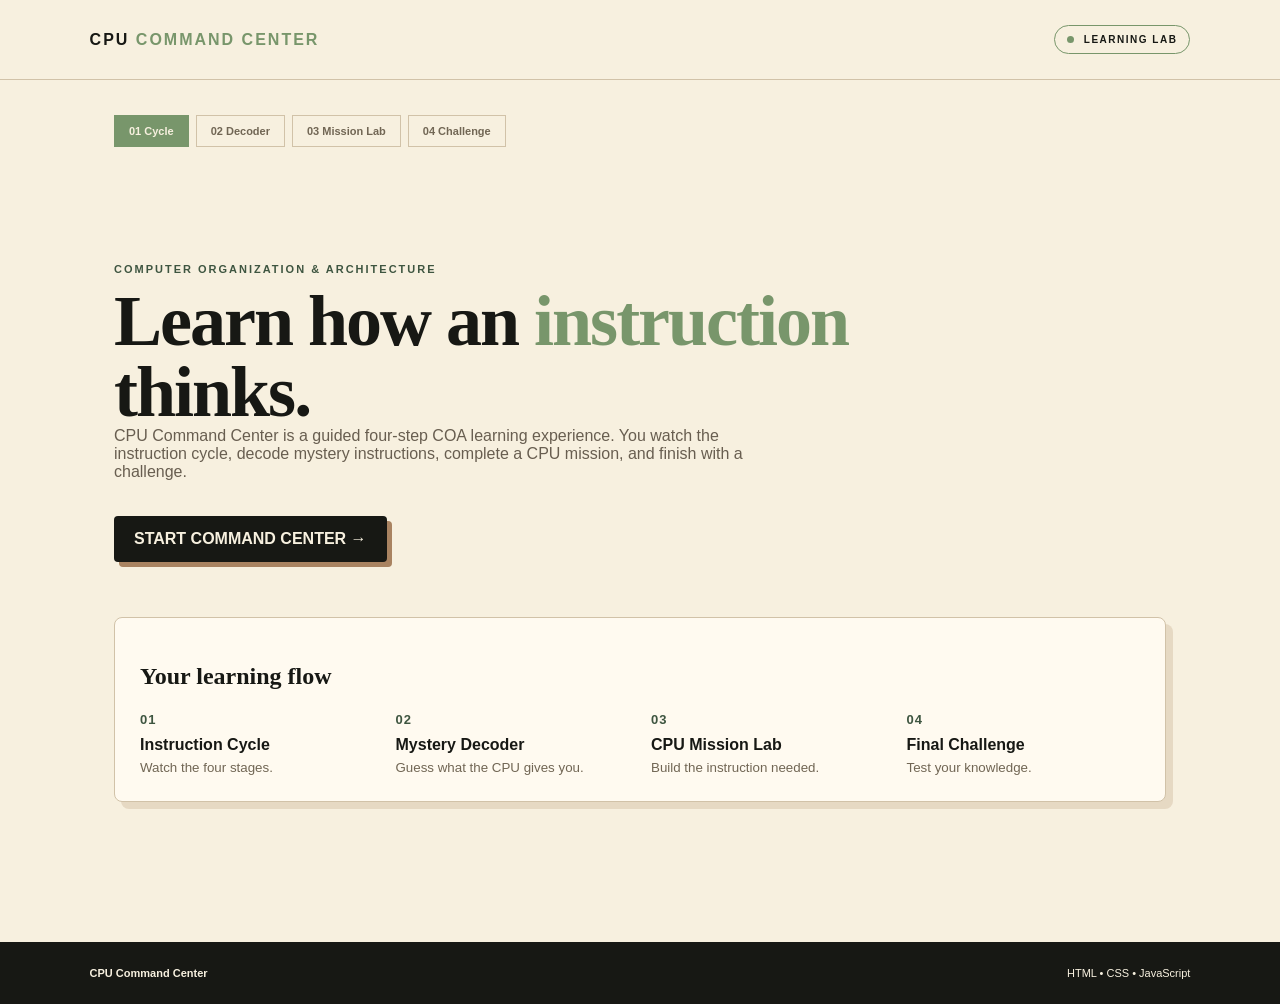
<file: index.html>
<!DOCTYPE html>
<html><head><meta charset="UTF-8"><meta name="viewport" content="width=device-width,initial-scale=1.0">
<title>CPU Command Center</title><link rel="stylesheet" href="style.css"></head>
<body>
<header class="top"><div class="brand">CPU <span>COMMAND CENTER</span></div><div class="status"><i></i> LEARNING LAB</div></header>
<main class="wrap">
<div class="progress"><a class="active">01 Cycle</a><a>02 Decoder</a><a>03 Mission Lab</a><a>04 Challenge</a></div>
<section style="padding:60px 0">
<p style="letter-spacing:2px;font-size:11px;font-weight:bold;color:#3e5540">COMPUTER ORGANIZATION & ARCHITECTURE</p>
<h1 class="hero-title">Learn how an <em>instruction</em> thinks.</h1>
<p class="lead">CPU Command Center is a guided four-step COA learning experience. You watch the instruction cycle, decode mystery instructions, complete a CPU mission, and finish with a challenge.</p>
<a class="primary" href="cycle.html">START COMMAND CENTER →</a>
<div class="card" style="margin-top:55px">
<h2 style="font-family:Georgia,serif">Your learning flow</h2>
<div class="flow-grid">
<div><b>01</b><p>Instruction Cycle</p><small>Watch the four stages.</small></div>
<div><b>02</b><p>Mystery Decoder</p><small>Guess what the CPU gives you.</small></div>
<div><b>03</b><p>CPU Mission Lab</p><small>Build the instruction needed.</small></div>
<div><b>04</b><p>Final Challenge</p><small>Test your knowledge.</small></div>
</div></div>
</section>
</main><footer><strong>CPU Command Center</strong><span>HTML • CSS • JavaScript</span></footer>
</body></html>
</file>
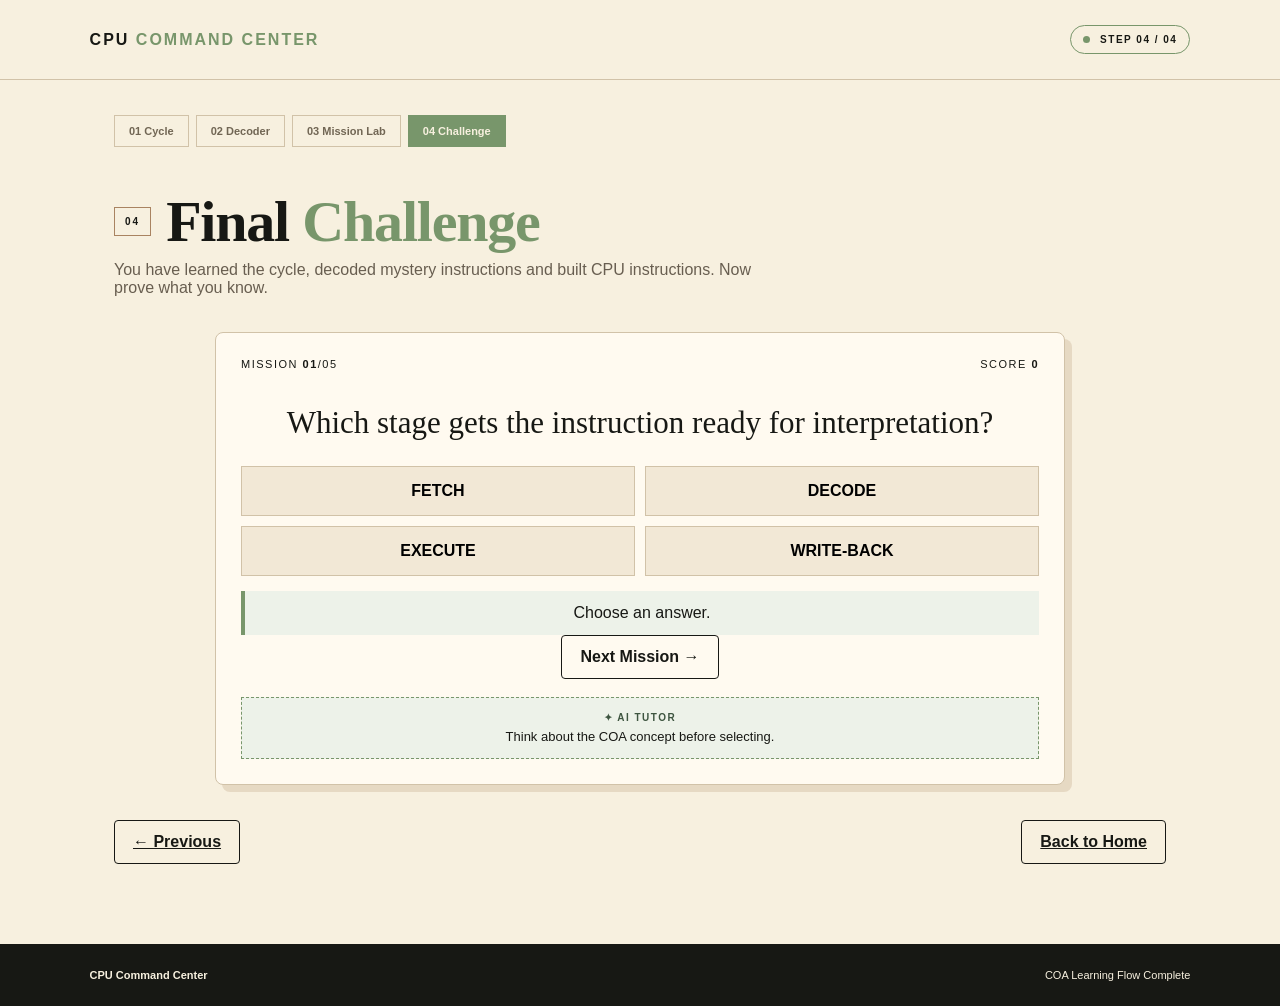
<file: challenge.html>
<!DOCTYPE html>
<html><head><meta charset="UTF-8"><meta name="viewport" content="width=device-width,initial-scale=1.0"><title>04 • Final Challenge</title><link rel="stylesheet" href="style.css"></head>
<body><header class="top"><div class="brand">CPU <span>COMMAND CENTER</span></div><div class="status"><i></i> STEP 04 / 04</div></header>
<main class="wrap">
<nav class="progress"><a href="cycle.html">01 Cycle</a><a href="decoder.html">02 Decoder</a><a href="mission.html">03 Mission Lab</a><a class="active" href="challenge.html">04 Challenge</a></nav>
<div class="page-title"><span class="num">04</span><h1>Final <em>Challenge</em></h1></div>
<p class="lead">You have learned the cycle, decoded mystery instructions and built CPU instructions. Now prove what you know.</p>
<div class="card challenge">
<div class="score"><span>MISSION <b id="qn">01</b>/05</span><span>SCORE <b id="score">0</b></span></div>
<div class="question" id="q"></div><div class="answers" id="answers"></div>
<div class="feedback" id="fb">Choose an answer.</div>
<button class="ghost" onclick="nextQ()">Next Mission →</button>
<div class="ai"><b>✦ AI TUTOR</b><span id="hint">Take your time. Think about the role of each stage.</span></div>
</div>
<div class="finish card" id="finish" style="display:none"><h2>Command Center Complete.</h2><p id="final"></p><a class="primary" href="cycle.html">Restart Learning Flow ↻</a></div>
<div class="nav-buttons"><a class="ghost" href="mission.html">← Previous</a><a class="ghost right" href="index.html">Back to Home</a></div>
</main><footer><strong>CPU Command Center</strong><span>COA Learning Flow Complete</span></footer>
<script>
const qs=[
["Which stage gets the instruction ready for interpretation? ",["FETCH","DECODE","EXECUTE","WRITE-BACK"],1,"DECODE interprets the instruction and identifies its operation and operands."],
["Which part identifies the operation such as ADD or SUB?",["Operand","Opcode","Register","Clock"],1,"The opcode tells the CPU which operation to perform."],
["ADD R1, R2, R3 is represented as which format in this project?",["R-Type","I-Type","Memory-only","Address-only"],0,"Three register fields make this an R-Type instruction here."],
["Which instruction type is mainly used for moving data?",["Arithmetic","Logical","Data Transfer","Control"],2,"LOAD and STORE are data-transfer instructions."],
["What is the correct instruction-cycle order?",["Decode → Fetch → Execute → Write-Back","Fetch → Decode → Execute → Write-Back","Execute → Fetch → Decode → Write-Back","Fetch → Execute → Decode → Write-Back"],1,"The standard learning flow here is Fetch, Decode, Execute, then Write-Back."]
];let i=0,s=0,done=false;
function render(){let x=qs[i];document.getElementById("qn").textContent=String(i+1).padStart(2,"0");document.getElementById("q").textContent=x[0];document.getElementById("fb").textContent="Choose an answer.";document.getElementById("hint").textContent="Think about the COA concept before selecting.";document.getElementById("answers").innerHTML=x[1].map((a,n)=>`<button class="answer" onclick="answer(${n})">${a}</button>`).join("")}
function answer(n){if(done)return;let x=qs[i],bs=document.querySelectorAll(".answer");if(n===x[2]){s++;bs[n].classList.add("correct");document.getElementById("fb").textContent="✓ Correct! "+x[3]}else{bs[n].classList.add("wrong");bs[x[2]].classList.add("correct");document.getElementById("fb").textContent="Not quite. "+x[3]}document.getElementById("score").textContent=s*20;done=true}
function nextQ(){if(!done)return;if(i<qs.length-1){i++;done=false;render()}else{document.querySelector(".challenge").style.display="none";document.getElementById("finish").style.display="block";document.getElementById("final").textContent=`You scored ${s*20}/100. The Command Center flow is complete.`}}
render();
</script></body></html>
</file>
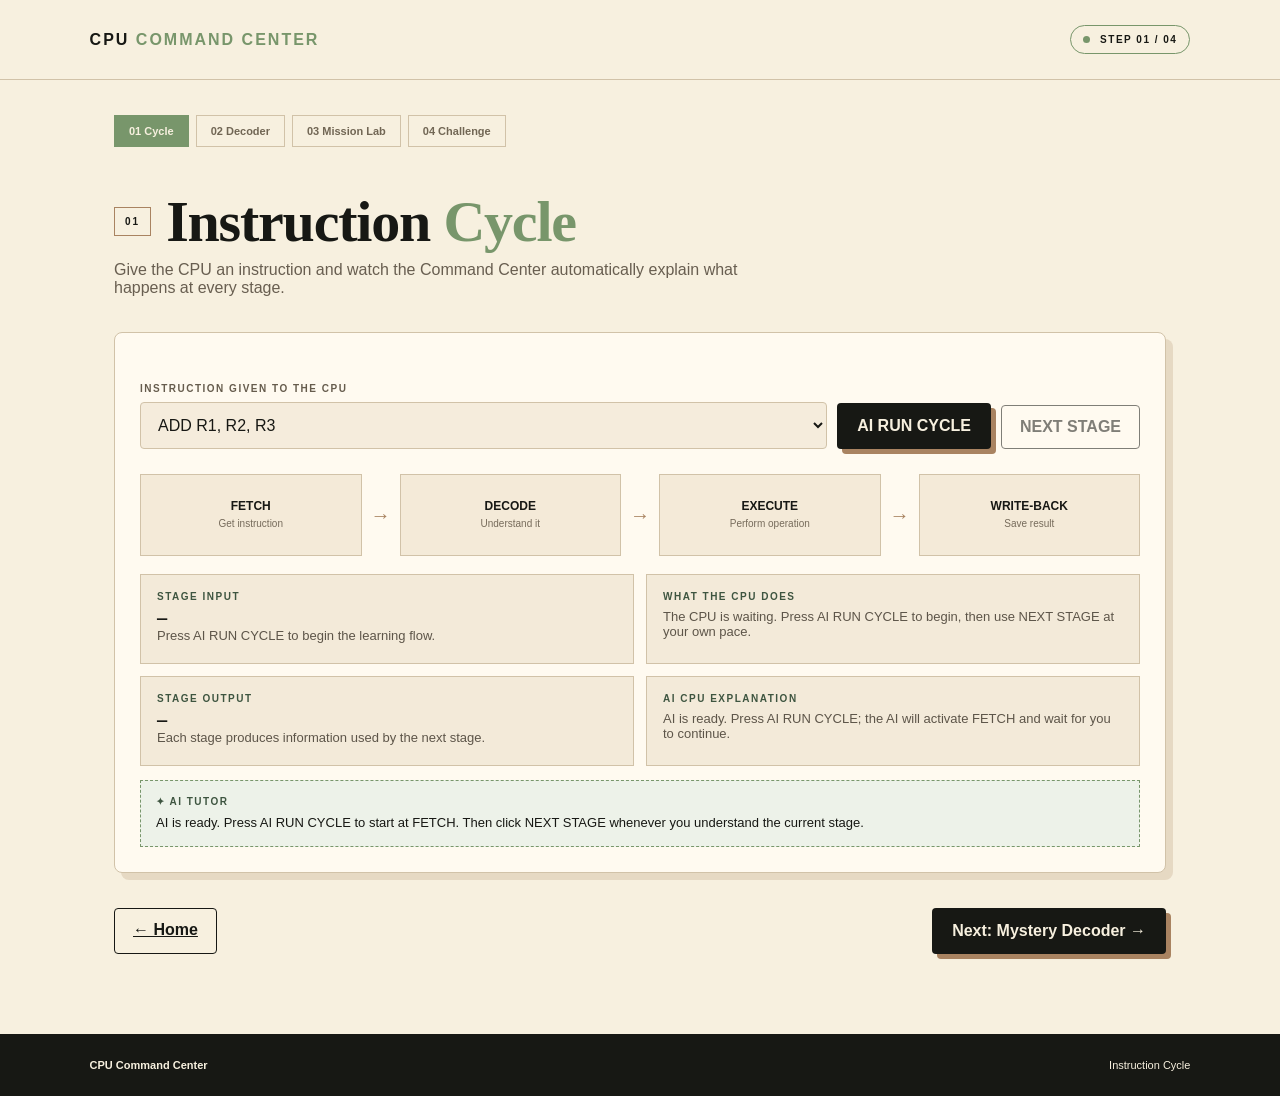
<file: cycle.html>
<!DOCTYPE html>
<html><head><meta charset="UTF-8"><meta name="viewport" content="width=device-width,initial-scale=1.0">
<title>01 • Instruction Cycle</title><link rel="stylesheet" href="style.css"></head>
<body>
<header class="top"><div class="brand">CPU <span>COMMAND CENTER</span></div><div class="status"><i></i> STEP 01 / 04</div></header>
<main class="wrap">
<nav class="progress"><a class="active" href="cycle.html">01 Cycle</a><a href="decoder.html">02 Decoder</a><a href="mission.html">03 Mission Lab</a><a href="challenge.html">04 Challenge</a></nav>

<div class="page-title"><span class="num">01</span><h1>Instruction <em>Cycle</em></h1></div>
<p class="lead">Give the CPU an instruction and watch the Command Center automatically explain what happens at every stage.</p>

<div class="card">
  <div class="cycle-tools">
    <div>
      <label>Instruction given to the CPU</label>
      <select id="inst" onchange="resetCycle()">
        <option>ADD R1, R2, R3</option>
        <option>SUB R1, R2, R3</option>
        <option>AND R1, R2, R3</option>
        <option>OR R1, R2, R3</option>
        <option>LOAD R1, [100]</option>
        <option>STORE R1, [100]</option>
      </select>
    </div>
    <button class="primary" onclick="run()">AI RUN CYCLE</button>
    <button class="ghost" id="nextBtn" onclick="next()">NEXT STAGE</button>
  </div>

  <div class="stage-line" style="margin-top:25px">
    <button class="stage" id="s0" onclick="jumpTo(0)"><b>FETCH</b><small>Get instruction</small></button>
    <div class="arrow">→</div>
    <button class="stage" id="s1" onclick="jumpTo(1)"><b>DECODE</b><small>Understand it</small></button>
    <div class="arrow">→</div>
    <button class="stage" id="s2" onclick="jumpTo(2)"><b>EXECUTE</b><small>Perform operation</small></button>
    <div class="arrow">→</div>
    <button class="stage" id="s3" onclick="jumpTo(3)"><b>WRITE-BACK</b><small>Save result</small></button>
  </div>

  <div class="stage-detail">
    <div class="detail"><b>STAGE INPUT</b><strong id="stageInput">—</strong><p id="inputDesc">Run the cycle to see the instruction entering the CPU.</p></div>
    <div class="detail"><b>WHAT THE CPU DOES</b><p id="action">The CPU is waiting for an instruction.</p></div>
    <div class="detail"><b>STAGE OUTPUT</b><strong id="output">—</strong><p id="outputDesc">Each stage produces information used by the next stage.</p></div>
    <div class="detail"><b>AI CPU EXPLANATION</b><p id="logic">The AI will automatically explain this stage using the instruction you selected.</p></div>
  </div>

  <div class="ai-stage"><b>✦ AI TUTOR</b><span id="ai">Select an instruction and press RUN CYCLE. The explanation will be generated from that instruction.</span></div>
</div>

<div class="nav-buttons"><a class="ghost" href="index.html">← Home</a><a class="primary right" href="decoder.html">Next: Mystery Decoder →</a></div>
</main>
<footer><strong>CPU Command Center</strong><span>Instruction Cycle</span></footer>

<script>
const stages=["FETCH","DECODE","EXECUTE","WRITE-BACK"];
let stage=-1;
let aiMode=false;

function parseInstruction(){
  const raw=document.getElementById("inst").value.toUpperCase();
  const op=raw.split(" ")[0];
  const info={
    ADD:{type:"Arithmetic",decode:"Opcode = ADD • Operation = addition • Operands = R1, R2, R3",exec:"R1 (10) + R2 (20) = 30",result:"30",wb:"R3 ← 30"},
    SUB:{type:"Arithmetic",decode:"Opcode = SUB • Operation = subtraction • Operands = R1, R2, R3",exec:"R1 (20) − R2 (10) = 10",result:"10",wb:"R3 ← 10"},
    AND:{type:"Logical",decode:"Opcode = AND • Operation = logical AND • Operands = R1, R2, R3",exec:"R1 AND R2 → logical result",result:"AND result",wb:"R3 ← AND result"},
    OR:{type:"Logical",decode:"Opcode = OR • Operation = logical OR • Operands = R1, R2, R3",exec:"R1 OR R2 → logical result",result:"OR result",wb:"R3 ← OR result"},
    LOAD:{type:"Data Transfer",decode:"Opcode = LOAD • Operation = memory read • Address = [100]",exec:"Memory[100] → R1",result:"Data from address 100",wb:"R1 ← Memory[100]"},
    STORE:{type:"Data Transfer",decode:"Opcode = STORE • Operation = memory write • Address = [100]",exec:"R1 → Memory[100]",result:"Data written to memory",wb:"Memory[100] ← R1"}
  };
  return {raw,op,info:info[op]};
}

function resetCycle(){
  stage=-1;aiMode=false;
  paint();
}

function paint(){
  for(let i=0;i<4;i++){
    const el=document.getElementById("s"+i);
    el.className="stage "+(i===stage?"active":i<stage?"done":"");
  }
  const d=parseInstruction();
  document.getElementById("stageInput").textContent=stage<0?"—":getInput(d,stage);
  document.getElementById("action").textContent=stage<0?"The CPU is waiting. Press AI RUN CYCLE to begin, then use NEXT STAGE at your own pace.":getAction(d,stage);
  document.getElementById("output").textContent=stage<0?"—":getOutput(d,stage);
  document.getElementById("inputDesc").textContent=stage===0?"The selected instruction enters the CPU.":stage===1?"FETCH passes the instruction to the decoder.":stage===2?"The decoded operation and operands enter execution.":stage===3?"The completed result moves to its destination.":"Press AI RUN CYCLE to begin the learning flow.";
  document.getElementById("outputDesc").textContent=stage<0?"Each stage produces information used by the next stage.":getOutputDesc(d,stage);
  document.getElementById("logic").textContent=stage<0?"AI is ready. Press AI RUN CYCLE; the AI will activate FETCH and wait for you to continue.":getAI(d,stage);
  document.getElementById("ai").textContent=stage<0?"AI is ready. Press AI RUN CYCLE to start at FETCH. Then click NEXT STAGE whenever you understand the current stage.":stage<3?getAI(d,stage)+" Next recommended action: click NEXT STAGE when you are ready.":getAI(d,stage)+" ✓ The instruction cycle is complete.";
  const btn=document.getElementById("nextBtn");
  btn.disabled=stage===-1;
  btn.textContent=stage>=3?"CYCLE COMPLETE ✓":"NEXT STAGE";
}

function getInput(d,s){
  if(s===0)return d.raw;
  if(s===1)return d.op+" instruction";
  if(s===2)return d.info.decode;
  return d.info.result;
}
function getAction(d,s){
  if(s===0)return "FETCH: Bring the instruction into the CPU so processing can begin.";
  if(s===1)return "DECODE: Identify the opcode, operation and operands needed by the instruction.";
  if(s===2)return "EXECUTE: Perform the operation described by the decoded instruction.";
  return "WRITE-BACK: Store the final result in the destination required by the instruction.";
}
function getOutput(d,s){
  if(s===0)return d.raw;
  if(s===1)return d.op+" decoded ✓";
  if(s===2)return d.info.result;
  return d.info.wb;
}
function getOutputDesc(d,s){
  if(s===0)return "The fetched instruction is ready for decoding.";
  if(s===1)return "The CPU now knows what operation to perform and which operands it needs.";
  if(s===2)return "The operation has produced its result.";
  return "The instruction has completed the cycle.";
}
function getAI(d,s){
  if(s===0)return "FETCH receives "+d.raw+" as the instruction to process.";
  if(s===1)return "DECODE reads the "+d.op+" opcode, identifies the "+d.info.type.toLowerCase()+" operation, and determines its operands.";
  if(s===2)return "EXECUTE performs the "+d.info.type.toLowerCase()+" operation: "+d.info.exec+".";
  return "WRITE-BACK completes "+d.raw+" by placing the result where required: "+d.info.wb+".";
}

function run(){
  // AI starts the guided cycle at FETCH. It does not rush through the stages.
  aiMode=true;
  stage=0;
  paint();
}

function next(){
  if(stage<0){run();return;}
  if(stage<3){stage++;paint();}
}

function jumpTo(index){
  aiMode=true;
  stage=index;
  paint();
}

paint();
</script>
</body></html>
</file>
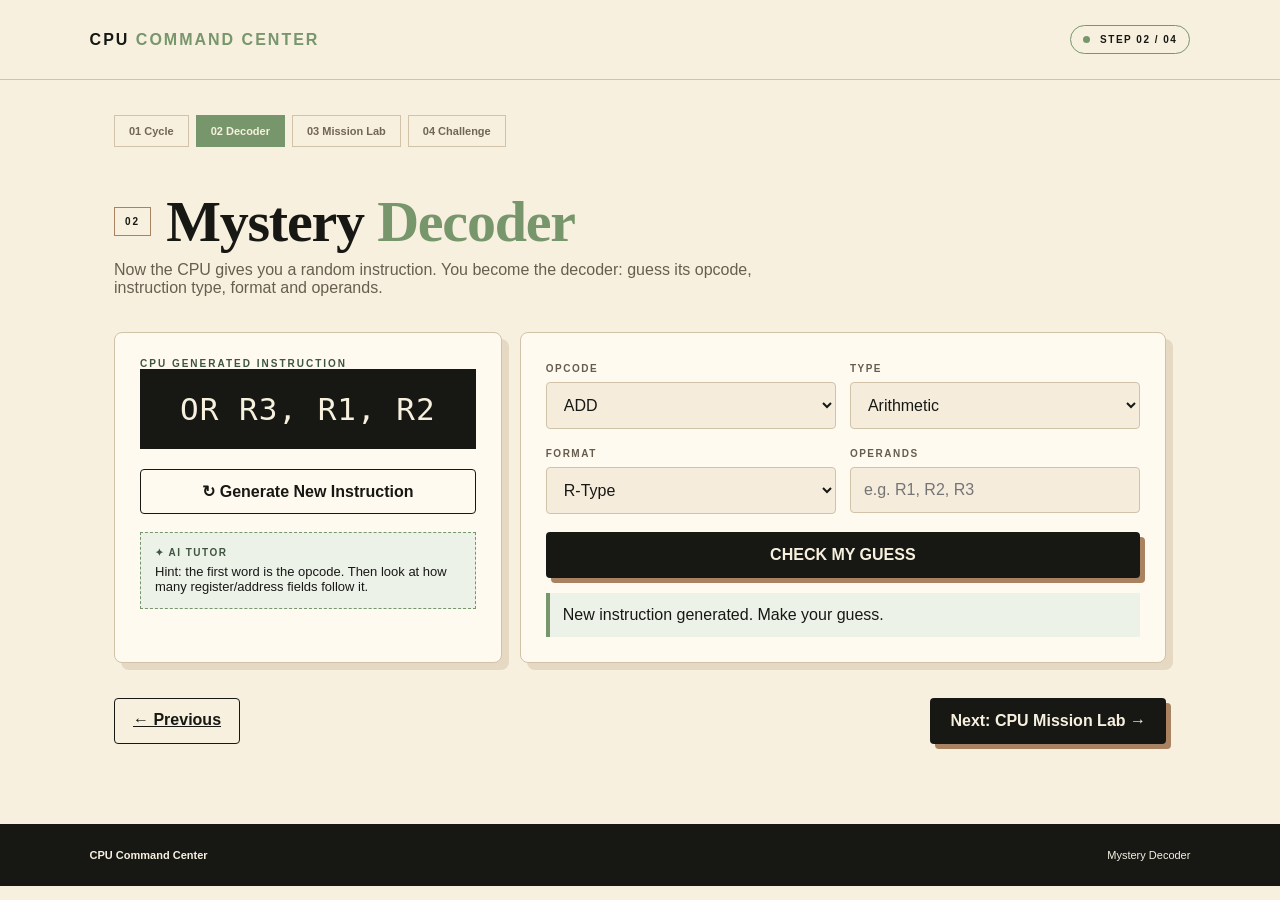
<file: decoder.html>
<!DOCTYPE html>
<html><head><meta charset="UTF-8"><meta name="viewport" content="width=device-width,initial-scale=1.0"><title>02 • Mystery Decoder</title><link rel="stylesheet" href="style.css"></head>
<body><header class="top"><div class="brand">CPU <span>COMMAND CENTER</span></div><div class="status"><i></i> STEP 02 / 04</div></header>
<main class="wrap">
<nav class="progress"><a href="cycle.html">01 Cycle</a><a class="active" href="decoder.html">02 Decoder</a><a href="mission.html">03 Mission Lab</a><a href="challenge.html">04 Challenge</a></nav>
<div class="page-title"><span class="num">02</span><h1>Mystery <em>Decoder</em></h1></div>
<p class="lead">Now the CPU gives you a random instruction. You become the decoder: guess its opcode, instruction type, format and operands.</p>
<div class="decoder-grid">
<div class="card">
<div style="font-size:10px;letter-spacing:2px;font-weight:bold;color:#3e5540">CPU GENERATED INSTRUCTION</div>
<div class="instruction" id="mystery">ADD R1, R2, R3</div>
<button class="ghost" style="width:100%" onclick="newOne()">↻ Generate New Instruction</button>
<div class="ai"><b>✦ AI TUTOR</b><span id="tip">Read the first word carefully. It is usually the opcode.</span></div>
</div>
<div class="card">
<div class="guess-grid">
<div><label>Opcode</label><select id="gOp"><option>ADD</option><option>SUB</option><option>AND</option><option>OR</option><option>LOAD</option><option>STORE</option></select></div>
<div><label>Type</label><select id="gType"><option>Arithmetic</option><option>Logical</option><option>Data Transfer</option></select></div>
<div><label>Format</label><select id="gFormat"><option>R-Type</option><option>I-Type</option></select></div>
<div><label>Operands</label><input id="gOperands" placeholder="e.g. R1, R2, R3"></div>
</div>
<button class="primary" style="width:100%;margin-top:18px" onclick="check()">CHECK MY GUESS</button>
<div class="feedback" id="feedback">Make your prediction, then check it.</div>
<div class="result" id="answer" style="display:none"><div><small>OPCODE</small><strong id="a1"></strong></div><div><small>TYPE</small><strong id="a2"></strong></div><div><small>FORMAT</small><strong id="a3"></strong></div><div><small>OPERANDS</small><strong id="a4"></strong></div></div>
</div>
</div>
<div class="nav-buttons"><a class="ghost" href="cycle.html">← Previous</a><a class="primary right" href="mission.html">Next: CPU Mission Lab →</a></div>
</main><footer><strong>CPU Command Center</strong><span>Mystery Decoder</span></footer>
<script>
const data=[
["ADD R1, R2, R3","ADD","Arithmetic","R-Type","R1, R2, R3"],
["SUB R2, R3, R1","SUB","Arithmetic","R-Type","R2, R3, R1"],
["AND R1, R2, R4","AND","Logical","R-Type","R1, R2, R4"],
["OR R3, R1, R2","OR","Logical","R-Type","R3, R1, R2"],
["LOAD R2, [100]","LOAD","Data Transfer","I-Type","R2, [100]"],
["STORE R3, [200]","STORE","Data Transfer","I-Type","R3, [200]"]
];let current=data[0];
function newOne(){current=data[Math.floor(Math.random()*data.length)];document.getElementById("mystery").textContent=current[0];document.getElementById("feedback").textContent="New instruction generated. Make your guess.";document.getElementById("answer").style.display="none";document.getElementById("tip").textContent="Hint: the first word is the opcode. Then look at how many register/address fields follow it."}
function check(){
 let vals=[document.getElementById("gOp").value,document.getElementById("gType").value,document.getElementById("gFormat").value,document.getElementById("gOperands").value.trim().toUpperCase()];
 let correct=vals[0]===current[1]&&vals[1]===current[2]&&vals[2]===current[3]&&vals[3]===current[4].toUpperCase();
 document.getElementById("feedback").textContent=correct?"✓ Excellent! Your CPU decoding is correct.":"Not all fields match. The AI reveal below shows the correct decoding.";
 ["a1","a2","a3","a4"].forEach((id,i)=>document.getElementById(id).textContent=current[i+1]);
 document.getElementById("answer").style.display="grid";
 document.getElementById("tip").textContent=correct?"You correctly identified all four fields.":"Compare your guess with the revealed answer and look for the field you missed.";
}
newOne();
</script></body></html>
</file>
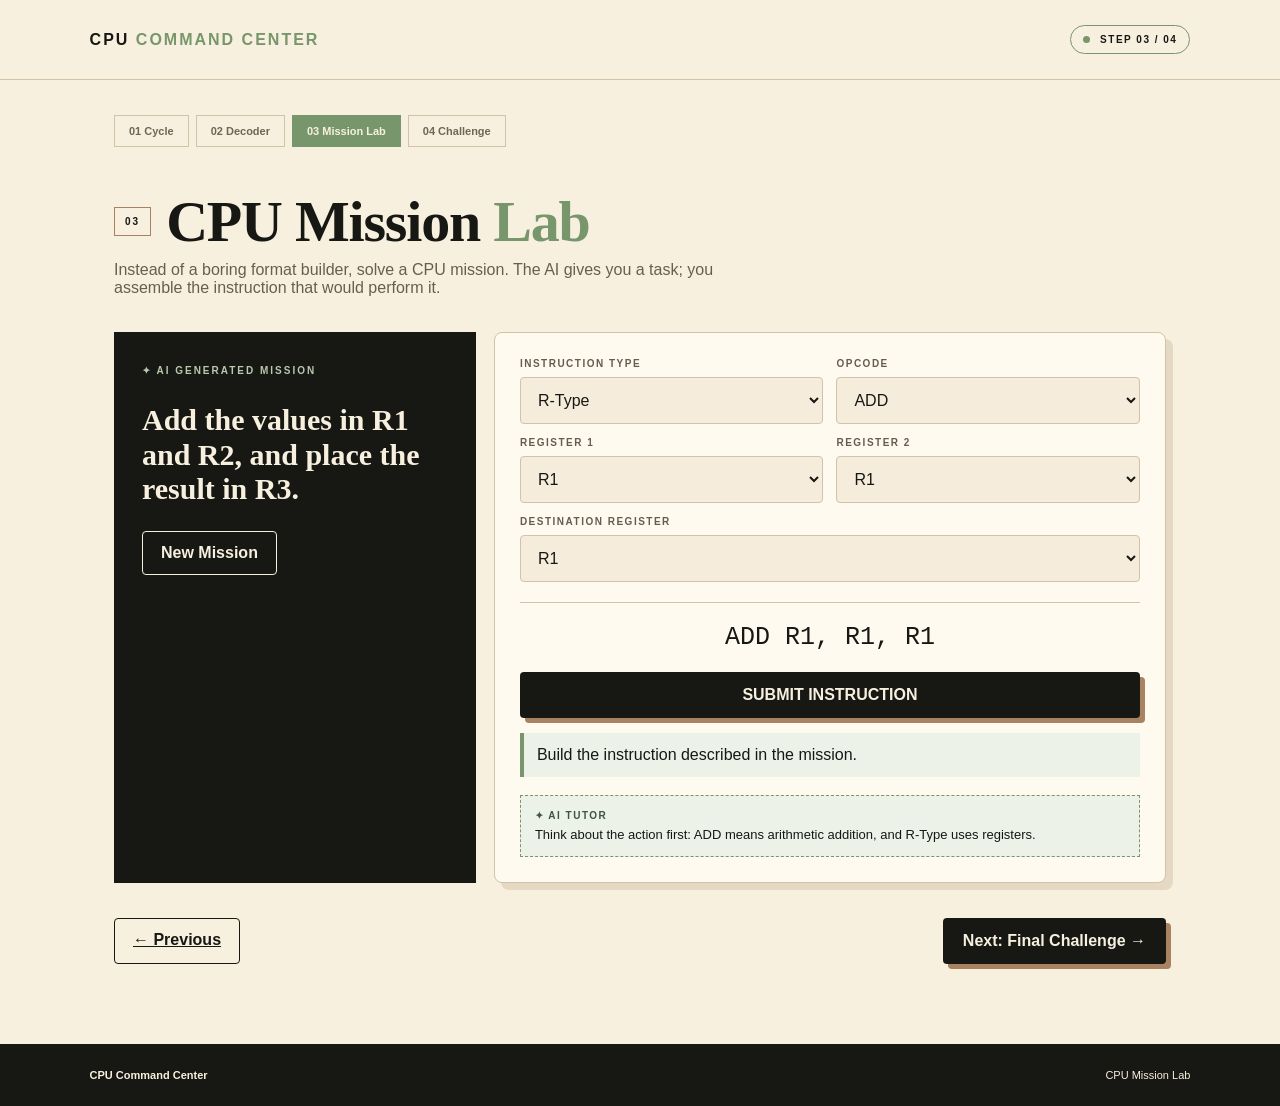
<file: mission.html>
<!DOCTYPE html>
<html><head><meta charset="UTF-8"><meta name="viewport" content="width=device-width,initial-scale=1.0"><title>03 • CPU Mission Lab</title><link rel="stylesheet" href="style.css"></head>
<body><header class="top"><div class="brand">CPU <span>COMMAND CENTER</span></div><div class="status"><i></i> STEP 03 / 04</div></header>
<main class="wrap">
<nav class="progress"><a href="cycle.html">01 Cycle</a><a href="decoder.html">02 Decoder</a><a class="active" href="mission.html">03 Mission Lab</a><a href="challenge.html">04 Challenge</a></nav>
<div class="page-title"><span class="num">03</span><h1>CPU Mission <em>Lab</em></h1></div>
<p class="lead">Instead of a boring format builder, solve a CPU mission. The AI gives you a task; you assemble the instruction that would perform it.</p>
<div class="mission-grid">
<div class="mission"><span class="tag">✦ AI GENERATED MISSION</span><h2 id="missionText">Add the values in R1 and R2, and place the result in R3.</h2><button class="ghost" style="color:#f7f0df;border-color:#f7f0df" onclick="newMission()">New Mission</button></div>
<div class="card">
<div class="build-area">
<div><label>Instruction Type</label><select id="type"><option value="R">R-Type</option><option value="I">I-Type</option></select></div>
<div><label>Opcode</label><select id="op"><option>ADD</option><option>SUB</option><option>AND</option><option>OR</option><option>LOAD</option><option>STORE</option></select></div>
<div><label>Register 1</label><select id="r1"><option>R1</option><option>R2</option><option>R3</option><option>R4</option></select></div>
<div><label>Register 2</label><select id="r2"><option>R1</option><option>R2</option><option>R3</option><option>R4</option></select></div>
<div class="wide" id="r3wrap"><label>Destination Register</label><select id="r3"><option>R1</option><option>R2</option><option>R3</option><option>R4</option></select></div>
</div>
<div class="preview" id="preview">ADD R1, R2, R3</div>
<button class="primary check" onclick="checkMission()">SUBMIT INSTRUCTION</button>
<div class="feedback" id="mfeedback">Build the instruction described in the mission.</div>
<div class="ai"><b>✦ AI TUTOR</b><span id="mai">Think about the action first: ADD means arithmetic addition, and R-Type uses registers.</span></div>
</div>
</div>
<div class="nav-buttons"><a class="ghost" href="decoder.html">← Previous</a><a class="primary right" href="challenge.html">Next: Final Challenge →</a></div>
</main><footer><strong>CPU Command Center</strong><span>CPU Mission Lab</span></footer>
<script>
const missions=[
{t:"Add the values in R1 and R2, and place the result in R3.",op:"ADD",r1:"R1",r2:"R2",r3:"R3",type:"R"},
{t:"Subtract R2 from R4 and place the result in R1.",op:"SUB",r1:"R4",r2:"R2",r3:"R1",type:"R"},
{t:"Perform a logical AND using R1 and R3, storing the result in R2.",op:"AND",r1:"R1",r2:"R3",r3:"R2",type:"R"},
{t:"Perform a logical OR using R2 and R4, storing the result in R3.",op:"OR",r1:"R2",r2:"R4",r3:"R3",type:"R"}
];let m=missions[0];
function updatePreview(){document.getElementById("preview").textContent=`${document.getElementById("op").value} ${document.getElementById("r1").value}, ${document.getElementById("r2").value}, ${document.getElementById("r3").value}`}
["type","op","r1","r2","r3"].forEach(id=>document.getElementById(id).addEventListener("change",updatePreview));
function newMission(){m=missions[Math.floor(Math.random()*missions.length)];document.getElementById("missionText").textContent=m.t;document.getElementById("mfeedback").textContent="New mission loaded. Build the instruction.";document.getElementById("mai").textContent="Read the operation and identify the source and destination registers.";document.getElementById("op").value="ADD";document.getElementById("r1").value="R1";document.getElementById("r2").value="R2";document.getElementById("r3").value="R3";updatePreview()}
function checkMission(){
 let got=[document.getElementById("type").value,document.getElementById("op").value,document.getElementById("r1").value,document.getElementById("r2").value,document.getElementById("r3").value];
 let want=[m.type,m.op,m.r1,m.r2,m.r3];
 let ok=got.every((x,i)=>x===want[i]);
 document.getElementById("mfeedback").textContent=ok?"✓ Mission complete! You built the exact instruction required.":"Almost there. Re-read the mission: identify the operation, the two source registers, and the destination register.";
 document.getElementById("mai").textContent=ok?"The instruction matches the mission perfectly. You have connected instruction type, opcode and operands.":"Hint: the destination is where the result goes; the source registers provide the values.";
}
updatePreview();
</script></body></html>
</file>
<file: style.css>
:root{
  --green:#78966b;--deep:#3e5540;--cream:#f7f0df;--brown:#a98361;
  --dark:#171814;--soft:#e8dcc4;--white:#fffaf0;--line:#d1c2a8;
}
*{box-sizing:border-box}html{scroll-behavior:smooth}
body{margin:0;background:var(--cream);color:var(--dark);font-family:Arial,Helvetica,sans-serif}
body:before{content:"";position:fixed;inset:0;pointer-events:none;opacity:.07;background-image:radial-gradient(#000 .6px,transparent .6px);background-size:8px 8px}
.top{padding:25px 7%;display:flex;justify-content:space-between;align-items:center;border-bottom:1px solid var(--line)}
.brand{font-weight:900;letter-spacing:2px}.brand span{color:var(--green)}
.status{font-size:10px;font-weight:800;letter-spacing:1.5px;border:1px solid var(--green);padding:8px 12px;border-radius:20px}
.status i{display:inline-block;width:7px;height:7px;background:var(--green);border-radius:50%;margin-right:6px}
.wrap{max-width:1100px;margin:auto;padding:35px 24px 80px}
.progress{display:flex;gap:7px;margin:0 0 45px;overflow:auto}
.progress a{white-space:nowrap;text-decoration:none;color:#716654;font-size:11px;font-weight:bold;padding:9px 14px;border:1px solid var(--line)}
.progress a.active{background:var(--green);color:var(--cream);border-color:var(--green)}
.page-title{display:flex;gap:15px;align-items:center;margin-bottom:10px}
.num{border:1px solid var(--brown);padding:8px 10px;font-size:10px;letter-spacing:2px;font-weight:bold}
h1{font-family:Georgia,serif;font-size:clamp(40px,5vw,58px);line-height:1.02;margin:0;letter-spacing:-1.2px}h1 em{color:var(--green);font-style:normal}
.hero-title{font-family:Georgia,serif;font-size:clamp(48px,6vw,72px);line-height:.98;letter-spacing:-2px;max-width:900px}
.hero-title em{color:var(--green);font-style:normal}
.flow-grid{display:grid;grid-template-columns:repeat(4,1fr);gap:22px}
.flow-grid b{font-size:13px;color:var(--deep);letter-spacing:1px}
.flow-grid p{margin:8px 0 4px;font-weight:700}
.flow-grid small{color:#716654}
.stage-detail{margin-top:18px;display:grid;grid-template-columns:1fr 1fr;gap:12px}
.stage-detail .detail{padding:16px;background:#f3ead9;border:1px solid var(--line);min-height:90px}
.stage-detail .detail b{display:block;font-size:10px;letter-spacing:1.5px;color:var(--deep);margin-bottom:7px}
.stage-detail .detail strong{font-family:monospace;font-size:17px}
.stage-detail .detail p{margin:0;font-size:13px;color:#5d5549}
.ai-stage{margin-top:14px;background:#edf2e9;border:1px dashed var(--green);padding:15px}
.ai-stage b{display:block;font-size:10px;letter-spacing:1.5px;color:var(--deep);margin-bottom:6px}
.ai-stage span{font-size:13px}

.lead{color:#685e50;max-width:650px;margin:0 0 35px}
.card{background:var(--white);border:1px solid var(--line);border-radius:8px;padding:25px;box-shadow:7px 7px 0 rgba(169,131,97,.22)}
button,.btn{font:inherit;cursor:pointer}
.primary{background:var(--dark);color:var(--cream);border:0;padding:14px 20px;border-radius:4px;font-weight:bold;box-shadow:5px 5px 0 var(--brown);text-decoration:none;display:inline-block}
.primary:hover{transform:translate(2px,2px)}
.ghost{background:transparent;color:var(--dark);border:1px solid var(--dark);padding:12px 18px;border-radius:4px;font-weight:bold}
.nav-buttons{display:flex;justify-content:space-between;margin-top:35px;gap:12px}.nav-buttons .right{margin-left:auto}
label{display:block;text-transform:uppercase;font-size:10px;letter-spacing:1.5px;font-weight:800;color:#665c4d;margin:0 0 8px}
input,select{width:100%;padding:13px;background:#f5ecdc;border:1px solid var(--line);border-radius:4px;font:inherit;color:var(--dark)}
.ai{background:#edf2e9;border:1px dashed var(--green);padding:14px;margin-top:18px;font-size:13px}
.ai b{display:block;font-size:10px;letter-spacing:1.5px;color:var(--deep);margin-bottom:6px}
.stage-line{display:grid;grid-template-columns:1fr auto 1fr auto 1fr auto 1fr;gap:9px;align-items:center}
.stage{padding:24px 10px;text-align:center;border:1px solid var(--line);background:#f4ead8;transition:.25s}
.stage b{display:block;font-size:12px}.stage small{font-size:10px;color:#766b5b}.stage.active{background:var(--green);color:var(--cream);transform:translateY(-5px);border-color:var(--green)}.stage.done{background:#dce6d7}
.arrow{font-size:20px;color:var(--brown)}
.cycle-tools{display:flex;gap:10px;margin-top:25px;align-items:end}.cycle-tools>div{flex:1}
.cycle-tools button{margin-top:0}.cycle-text{margin-top:20px;padding:16px;background:var(--dark);color:var(--cream);font-size:13px;min-height:55px}
.decoder-grid{display:grid;grid-template-columns:.75fr 1.25fr;gap:18px}
.instruction{font-family:monospace;font-size:31px;background:var(--dark);color:var(--cream);padding:22px;text-align:center;letter-spacing:1px;margin-bottom:20px}
.guess-grid{display:grid;grid-template-columns:1fr 1fr;gap:14px}
.guess-grid label{margin-top:5px}
.result{display:grid;grid-template-columns:repeat(2,1fr);gap:10px;margin-top:18px}
.result div{background:#f3e8d5;border:1px solid var(--line);padding:15px}.result small{font-size:9px;letter-spacing:1.4px;display:block;color:#776d5d}.result strong{font-size:18px}
.feedback{padding:13px;margin-top:15px;border-left:4px solid var(--green);background:#edf2e9;min-height:44px}
.mission-grid{display:grid;grid-template-columns:.7fr 1.3fr;gap:18px}
.mission{background:var(--dark);color:var(--cream);padding:28px}.mission .tag{color:#b8c9ae;font-size:10px;letter-spacing:2px;font-weight:bold}.mission h2{font-family:Georgia,serif;font-size:30px;line-height:1.15}
.build-area{display:grid;grid-template-columns:repeat(2,1fr);gap:13px}.build-area .wide{grid-column:1/-1}
.preview{margin-top:20px;text-align:center;font-family:monospace;font-size:25px;border-top:1px solid var(--line);padding-top:20px}
.check{margin-top:20px;width:100%}
.challenge{text-align:center;max-width:850px;margin:auto}
.score{display:flex;justify-content:space-between;font-size:11px;letter-spacing:1.5px}
.question{font-family:Georgia,serif;font-size:31px;margin:35px 0 25px}
.answers{display:grid;grid-template-columns:1fr 1fr;gap:10px}.answer{padding:15px;border:1px solid var(--line);background:#f2e8d6;font-weight:bold}.answer:hover{background:#dfe8d9}.answer.correct{background:#b9ceb0}.answer.wrong{background:#ddc2a6}
.finish{text-align:center;padding:35px}.finish h2{font-family:Georgia,serif;font-size:38px}
footer{background:var(--dark);color:var(--cream);padding:25px 7%;display:flex;justify-content:space-between;font-size:11px}
@media(max-width:750px){
 .top{padding:20px}.status{display:none}.wrap{padding:25px 17px 60px}h1{font-size:36px}
 .hero-title{font-size:45px;letter-spacing:-1px}.flow-grid{grid-template-columns:1fr 1fr}.stage-line{grid-template-columns:1fr}.arrow{display:none}.stage-detail{grid-template-columns:1fr}.decoder-grid,.mission-grid{grid-template-columns:1fr}
 .guess-grid,.result,.answers,.build-area{grid-template-columns:1fr}.build-area .wide{grid-column:auto}
 .cycle-tools{display:block}.cycle-tools button{margin-top:12px;width:100%}footer{display:block}
}

.stage{font:inherit;color:var(--dark);cursor:pointer;width:100%;}
.stage:hover{border-color:var(--green);transform:translateY(-2px)}
.stage.active{color:var(--cream)}
.stage:focus{outline:2px solid var(--brown);outline-offset:2px}
button:disabled{opacity:.55;cursor:not-allowed}
</file>
